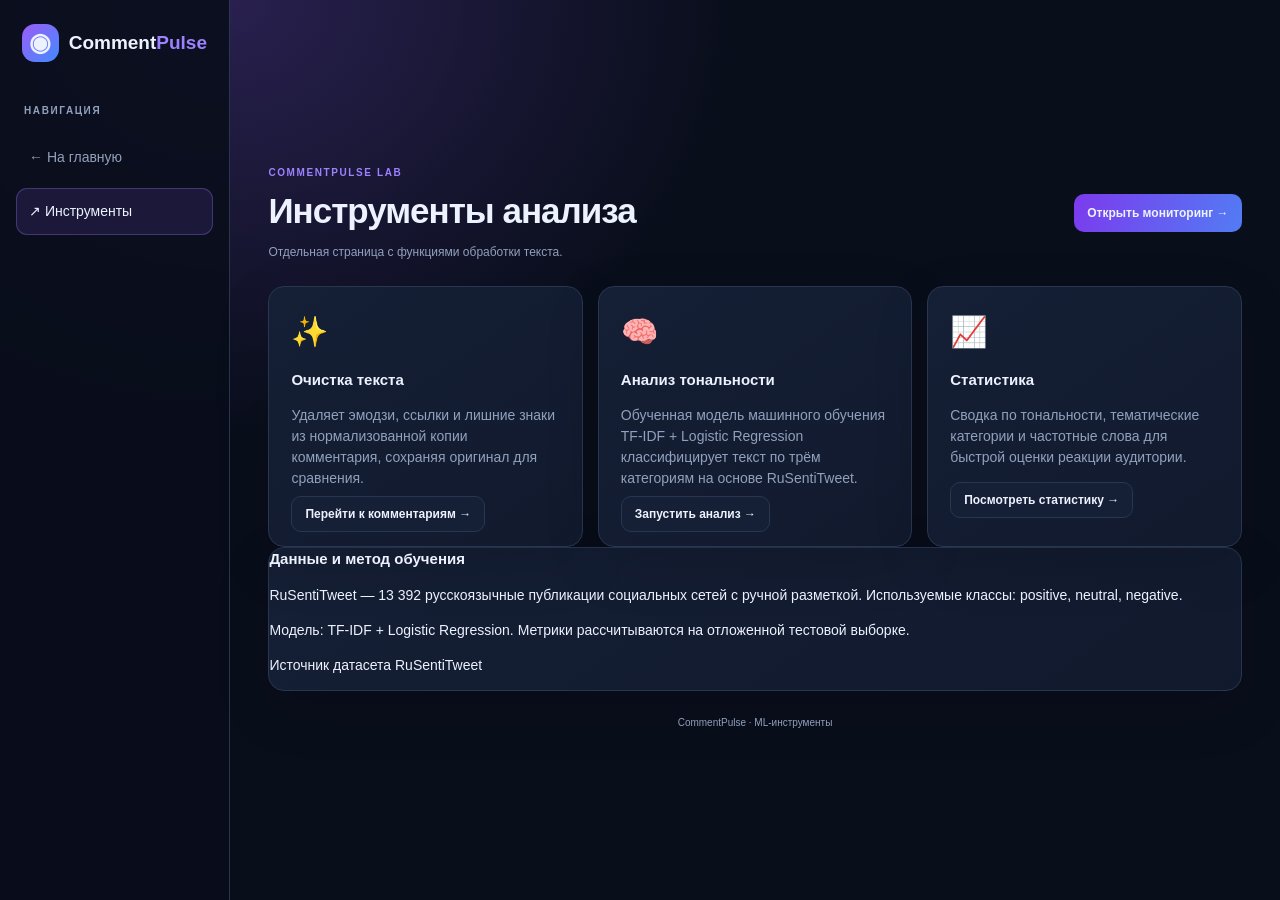
<file: templates/tools.html>
<!doctype html><html lang="ru"><head><meta charset="utf-8"><meta name="viewport" content="width=device-width,initial-scale=1"><title>CommentPulse — инструменты</title><link rel="stylesheet" href="/static/style.css"></head><body><div class="shell"><aside class="sidebar"><a class="brand" href="/"><span class="logo">◉</span><span>Comment<span class="accent">Pulse</span></span></a><div class="smallcap">НАВИГАЦИЯ</div><a class="nav" href="/">← На главную</a><a class="nav active" href="/tools">↗ Инструменты</a></aside><main><header class="topbar"><div><div class="eyebrow">COMMENTPULSE LAB</div><h1>Инструменты анализа</h1><p>Отдельная страница с функциями обработки текста.</p></div><a class="btn primary" href="/">Открыть мониторинг →</a></header><section class="tools-grid"><article class="panel tool-card"><div class="tool-icon">✨</div><h2>Очистка текста</h2><p>Удаляет эмодзи, ссылки и лишние знаки из нормализованной копии комментария, сохраняя оригинал для сравнения.</p><a href="/#comments" class="btn">Перейти к комментариям →</a></article><article class="panel tool-card"><div class="tool-icon">🧠</div><h2>Анализ тональности</h2><p>Обученная модель машинного обучения TF-IDF + Logistic Regression классифицирует текст по трём категориям на основе RuSentiTweet.</p><a href="/#comments" class="btn">Запустить анализ →</a></article><article class="panel tool-card"><div class="tool-icon">📈</div><h2>Статистика</h2><p>Сводка по тональности, тематические категории и частотные слова для быстрой оценки реакции аудитории.</p><a href="/#analytics" class="btn">Посмотреть статистику →</a></article></section><section class="panel"><h2>Данные и метод обучения</h2><p>RuSentiTweet — 13 392 русскоязычные публикации социальных сетей с ручной разметкой. Используемые классы: positive, neutral, negative.</p><p>Модель: TF-IDF + Logistic Regression. Метрики рассчитываются на отложенной тестовой выборке.</p><p><a href="https://github.com/sismetanin/rusentitweet" target="_blank" rel="noopener">Источник датасета RuSentiTweet</a></p></section><footer>CommentPulse · ML-инструменты</footer></main></div></body></html>
</file>
<file: static/style.css>
:root{--bg:#090e1b;--panel:#111a2d;--panel2:#151f35;--line:#293650;--text:#edf2ff;--muted:#91a0bc;--accent:#9c82ff;--green:#4ee0ad;--red:#ff7f98;--neutral:#c3b5ff;--shadow:0 18px 55px #0002}
*{box-sizing:border-box}body{margin:0;background:radial-gradient(ellipse at 18% 0,#29204f 0,transparent 34%),var(--bg);color:var(--text);font:14px/1.5 Inter,Segoe UI,Arial,sans-serif;transition:background .2s,color .2s}a{color:inherit;text-decoration:none}button,input,textarea,select{font:inherit}button,a,select{cursor:pointer}button:hover,.btn:hover,.nav:hover{filter:brightness(1.13);transform:translateY(-1px)}.shell{min-height:100vh;display:grid;grid-template-columns:230px minmax(0,1fr)}.sidebar{padding:24px 16px;border-right:1px solid var(--line);background:color-mix(in srgb,var(--bg) 90%,transparent);display:flex;flex-direction:column;gap:7px}.brand{display:flex;gap:10px;align-items:center;font-size:19px;font-weight:850;margin:0 6px 34px}.logo{display:grid;place-items:center;width:38px;height:38px;border-radius:13px;background:linear-gradient(135deg,#9b5cf6,#428bff);font-size:25px}.accent{color:var(--accent)}.smallcap,.eyebrow{font-size:10px;letter-spacing:1.6px;font-weight:800;color:var(--accent)}.smallcap{margin:0 8px 9px;color:var(--muted)}.nav{padding:12px;border:1px solid transparent;border-radius:11px;color:var(--muted);display:flex;gap:12px;align-items:center}.nav.active{background:#8b5cf622;border-color:#9b82ff4d;color:var(--text)}.sidebar-note{margin-top:auto;background:var(--panel);border:1px solid var(--line);border-radius:14px;padding:14px;font-size:12px;color:var(--muted)}.sidebar-note p{margin-bottom:0}.online{color:var(--green);font-weight:700}main{padding:30px clamp(15px,3vw,42px);max-width:1600px;width:100%;margin:auto}.topbar{display:flex;justify-content:space-between;align-items:center;gap:20px;margin-bottom:25px}.topbar h1{font-size:clamp(25px,3vw,35px);letter-spacing:-1px;margin:5px 0}.topbar p,.panel-head p,.chart-panel>p{color:var(--muted);font-size:12px;margin:4px 0 0}.actions{display:flex;flex-wrap:wrap;gap:8px;align-items:center}.btn,select{border:1px solid var(--line);background:var(--panel2);color:var(--text);padding:10px 13px;border-radius:10px;font-size:12px;font-weight:700;transition:.15s}.primary{background:linear-gradient(110deg,#7c3aed,#527cf4);border:0}.metrics{display:grid;grid-template-columns:repeat(4,minmax(0,1fr));gap:13px;margin-bottom:18px}.metric,.panel{background:linear-gradient(145deg,var(--panel2),var(--panel));border:1px solid var(--line);border-radius:16px;box-shadow:var(--shadow)}.metric{padding:17px;display:flex;flex-direction:column;gap:5px;color:var(--muted);font-size:12px}.metric strong{font-size:30px;color:var(--text);line-height:1.4}.metric small{font-size:11px}.good{color:var(--green)!important}.bad{color:var(--red)!important}.neutral-text{color:var(--neutral)!important}.layout{display:grid;grid-template-columns:minmax(0,1.45fr) minmax(270px,.8fr);gap:15px;align-items:start}.panel-head{padding:18px 19px;border-bottom:1px solid var(--line);display:flex;justify-content:space-between;align-items:center;gap:12px}.panel h2,.panel-head h2{font-size:15px;margin:0;font-weight:800}.pill{font-size:10px;background:#26334d;color:#c9d4ea;padding:5px 8px;border-radius:7px}.toolbar{display:flex;gap:7px;flex-wrap:wrap;padding:13px 17px;border-bottom:1px solid var(--line)}.filter{border:1px solid var(--line);background:transparent;color:var(--muted);padding:8px 10px;border-radius:8px;font-size:11px}.filter.active{color:var(--text);background:#8b5cf633;border-color:var(--accent)}.search{width:calc(100% - 34px);margin:13px 17px 0;background:var(--bg);border:1px solid var(--line);border-radius:9px;padding:11px;color:var(--text);font-size:12px}.comment-list{padding:0 18px}.comment{padding:14px 0;border-bottom:1px solid var(--line)}.ctop{display:flex;align-items:center;gap:10px}.avatar{width:34px;height:34px;border-radius:11px;background:linear-gradient(135deg,#4f46e5,#0891b2);display:grid;place-items:center;font-weight:800;font-size:11px}.avatar.negative{background:linear-gradient(135deg,#db2777,#9333ea)}.avatar.neutral{background:linear-gradient(135deg,#d97706,#ca8a04)}.author{font-size:12px;font-weight:800}.platform,.id,.topic{font-size:10px;color:var(--muted)}.id{margin-left:auto}.commenttext{font-size:12px;line-height:1.65;margin:10px 0;color:var(--text)}.cleaned{font-size:11px;color:var(--muted);padding:8px 10px;border-radius:8px;background:var(--bg);margin:8px 0}.cfoot{display:flex;justify-content:space-between;align-items:center;gap:8px}.sentiment{font-size:10px;font-weight:800;border-radius:7px;padding:5px 8px}.sentiment.positive{background:#103a34;color:var(--green)}.sentiment.negative{background:#451f32;color:var(--red)}.sentiment.neutral{background:#302b4b;color:var(--neutral)}.rightcol{display:grid;gap:15px}.chart-panel{padding:18px}.chart-panel canvas{display:block;width:100%;max-height:220px;margin-top:10px}.legend{display:grid;gap:8px}.legend div{display:flex;gap:8px;align-items:center;font-size:11px;color:var(--muted)}.legend strong{margin-left:auto;color:var(--text)}.swatch{width:8px;height:8px;border-radius:3px}.barrow{margin-top:14px}.barlabel{display:flex;justify-content:space-between;color:var(--muted);font-size:11px;margin-bottom:6px}.track{height:7px;background:var(--line);border-radius:8px;overflow:hidden}.fill{height:100%;border-radius:8px;background:linear-gradient(90deg,#8b5cf6,#4d9bff)}.word-cloud{display:flex;gap:7px;flex-wrap:wrap;margin-top:13px}.word{background:#8b5cf622;border:1px solid #8b5cf644;border-radius:7px;padding:6px 9px;color:var(--text);font-size:11px}.composer{border-top:1px solid var(--line);padding:18px}.composer h3{margin:0;font-size:14px}.composer p{font-size:11px;color:var(--muted);margin:5px 0}.composer textarea{width:100%;min-height:100px;resize:vertical;margin:10px 0;background:var(--bg);color:var(--text);border:1px solid var(--line);border-radius:10px;padding:12px}.composer-actions{display:flex;justify-content:space-between;gap:8px}.history-panel{margin-top:16px}.history-list{padding:8px 18px}.history-item{display:flex;justify-content:space-between;gap:12px;padding:12px 0;border-bottom:1px solid var(--line);font-size:12px}.history-item:last-child{border:0}.muted{color:var(--muted)}.empty{text-align:center;padding:25px;color:var(--muted);font-size:12px}.toast{position:fixed;right:20px;bottom:20px;background:var(--panel2);border:1px solid var(--accent);padding:12px 16px;border-radius:10px;opacity:0;transform:translateY(8px);transition:.2s;pointer-events:none}.toast.show{opacity:1;transform:none}footer{text-align:center;color:var(--muted);font-size:10px;margin:24px 0 5px}.tools-grid{display:grid;grid-template-columns:repeat(3,minmax(0,1fr));gap:15px}.tool-card{padding:22px}.tool-card p{color:var(--muted);min-height:70px}.tool-icon{font-size:30px;margin-bottom:15px}
body.light{--bg:#f4f6fc;--panel:#fff;--panel2:#fff;--line:#dce2ef;--text:#202940;--muted:#69758c;--accent:#6548d7;--shadow:0 12px 30px #26375a0b;background:radial-gradient(ellipse at 18% 0,#e8e2ff 0,transparent 35%),var(--bg)}body.light .pill{background:#eeeaff;color:#5b4acb}body.light .sentiment.positive{background:#dcf9ef}body.light .sentiment.negative{background:#ffe5ec}body.light .sentiment.neutral{background:#eeeaff}
@media(max-width:1050px){.shell{grid-template-columns:72px minmax(0,1fr)}.sidebar{padding:20px 8px}.brand{justify-content:center}.brand>span:not(.logo),.smallcap,.nav span,.sidebar-note{display:none}.nav{justify-content:center}.layout{grid-template-columns:1fr}.rightcol{grid-template-columns:repeat(2,minmax(0,1fr))}.rightcol .chart-panel:last-child{grid-column:1/-1}}
@media(max-width:680px){.shell{display:block}.sidebar{display:none}main{padding:18px 12px}.topbar{align-items:flex-start;flex-direction:column}.metrics{grid-template-columns:repeat(2,minmax(0,1fr));gap:8px}.metric{padding:13px}.metric strong{font-size:25px}.rightcol,.tools-grid{grid-template-columns:1fr}.rightcol .chart-panel:last-child{grid-column:auto}.actions{width:100%}.history-item{flex-direction:column}}
</file>
